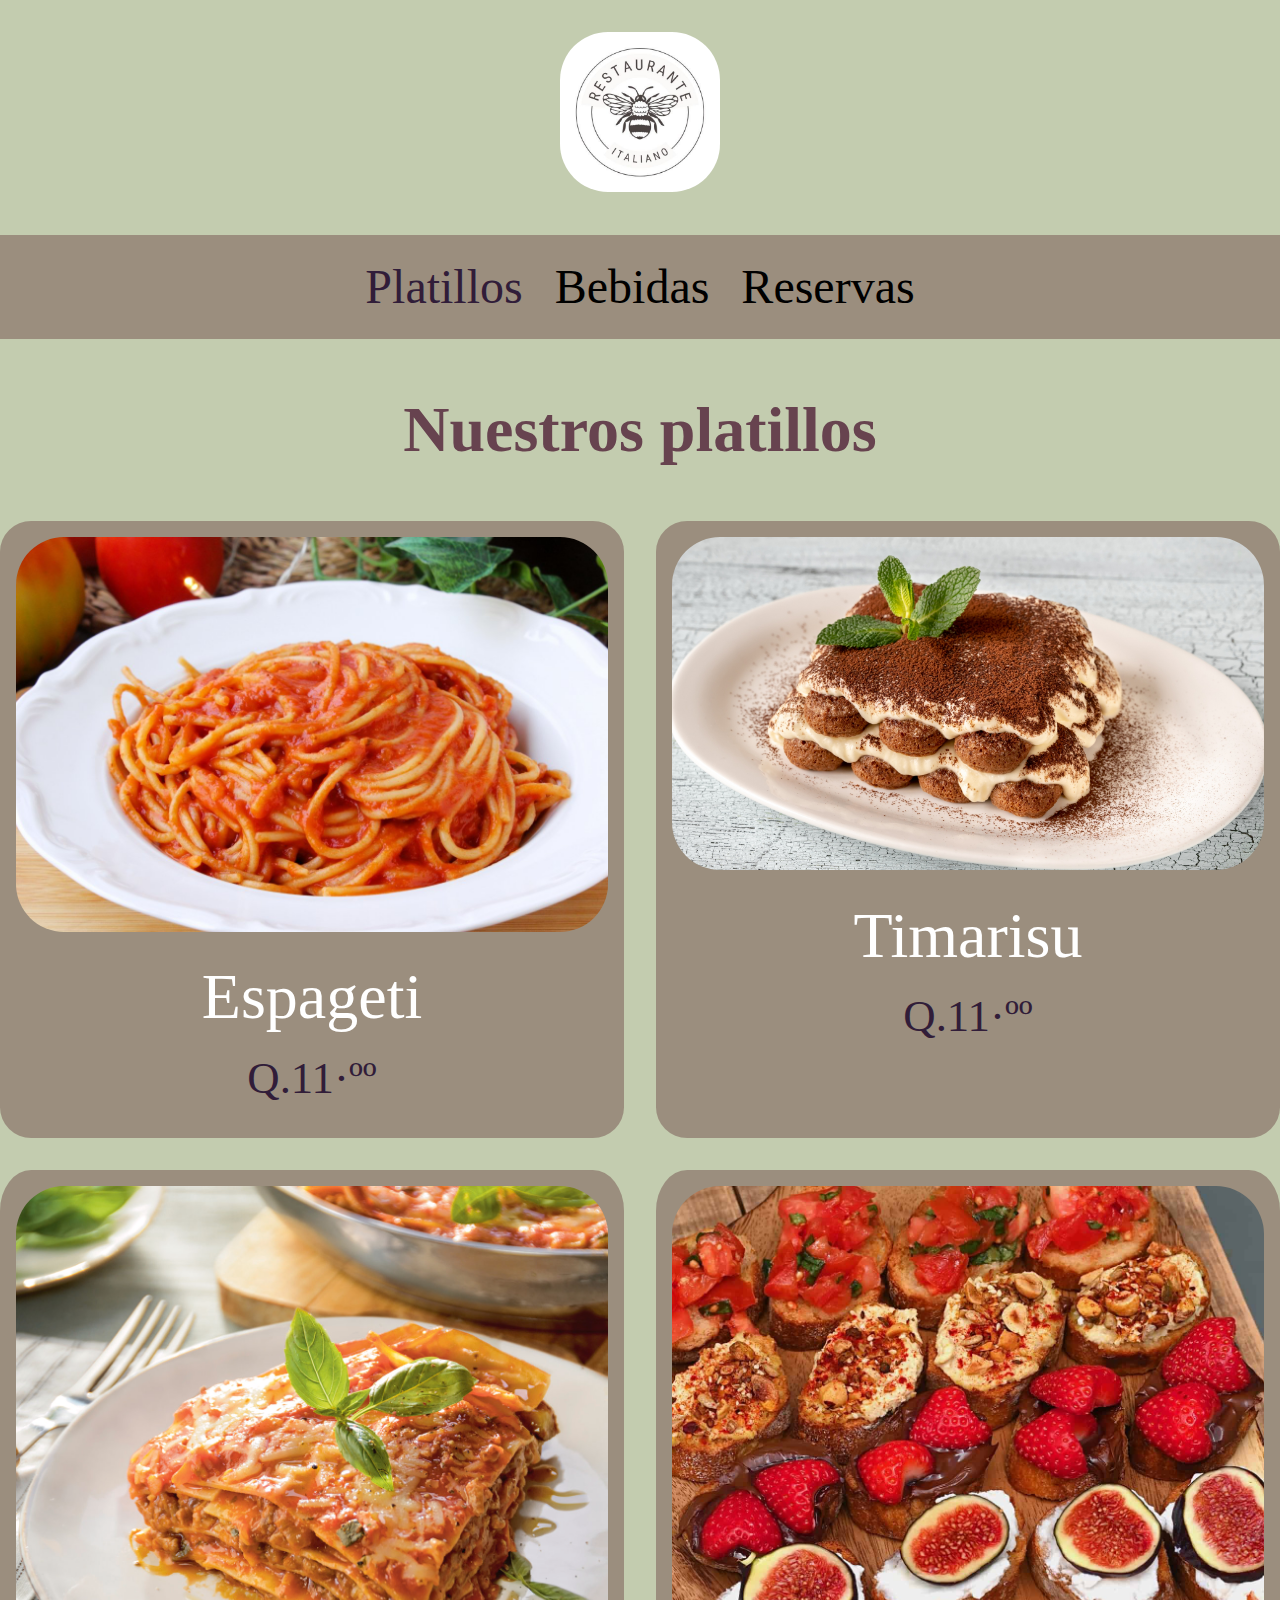
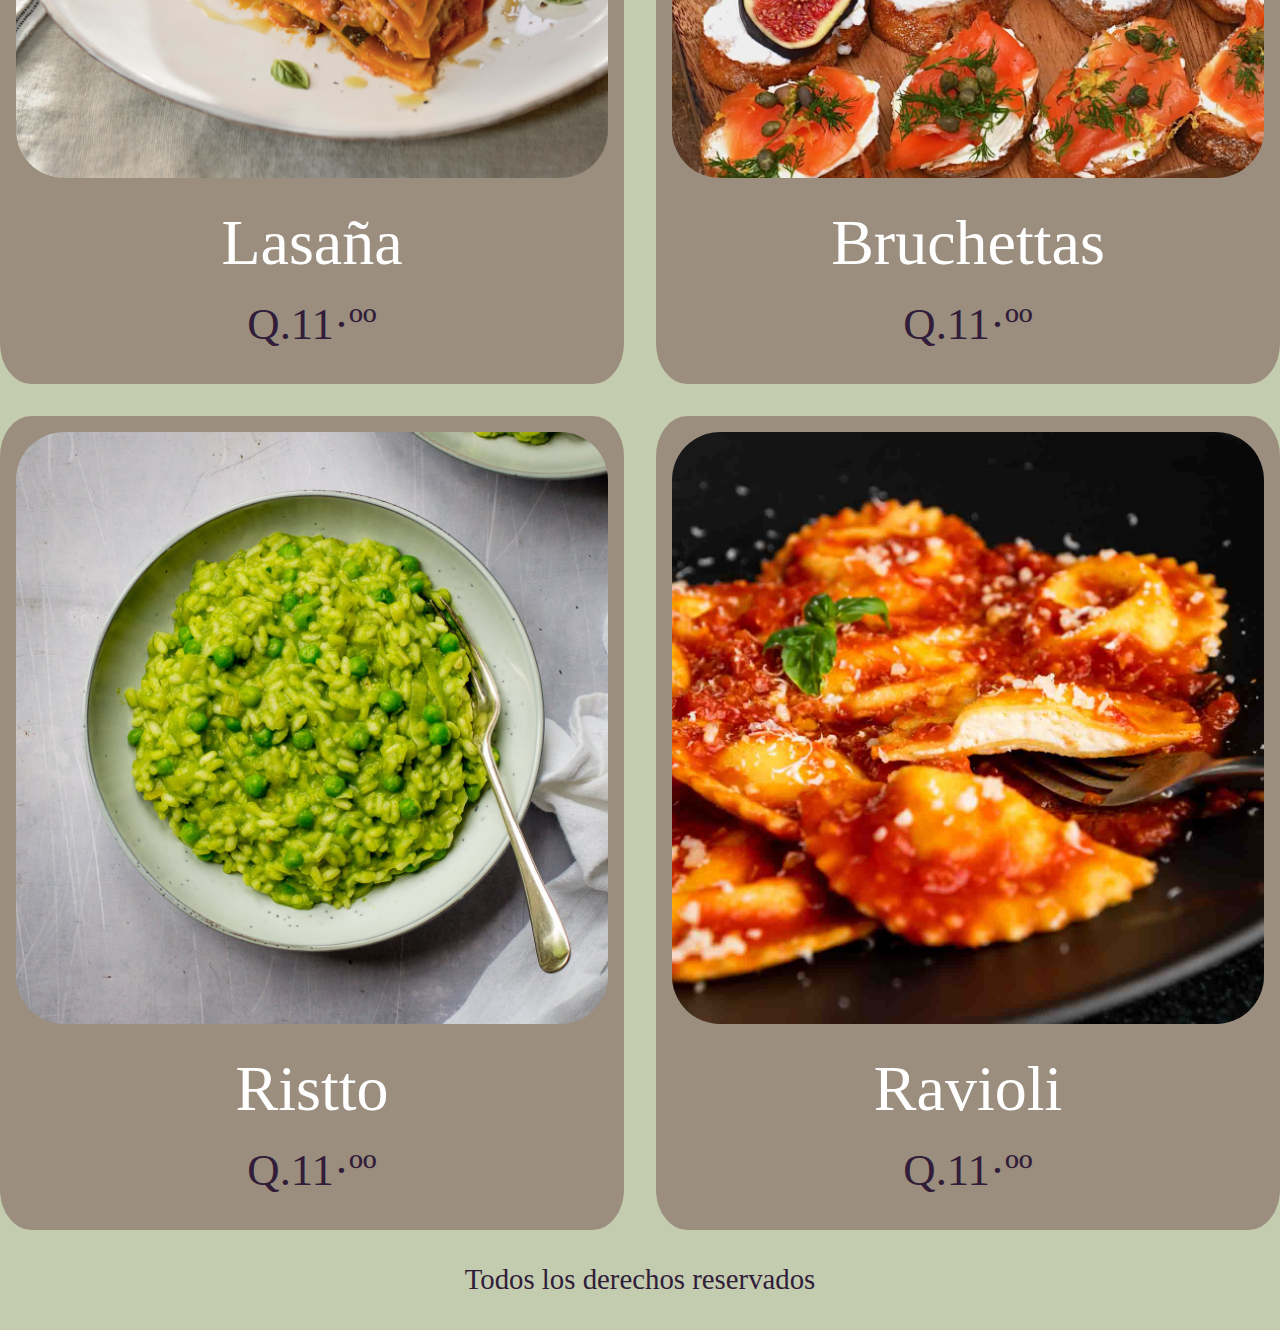
<file: index.html>
<!DOCTYPE html>
<html lang="es">
<head>
    <meta charset="UTF-8">
    <meta name="viewport" content="width=device-width, initial-scale=1.0">
    <link rel="stylesheet" href="css/normalize.css">
    <link rel="stylesheet" href="css/estilos.css">
    <link rel="preconnect" href="https://fonts.googleapis.com">
    <link rel="preconnect" href="https://fonts.gstatic.com" crossorigin>
    <link href="https://fonts.googleapis.com/css2?family=Staatliches&display=swap" rel="stylesheet">
    <title>Comedor La Gran Casa</title>
</head>
<body>
    <header class="header">
        <div class="header_logo">
            <img src="img/logo.jpg" width="0px">
        </div>
    </header>
    <nav class="navegacion">
        <a class="navegacion__enlace navegacion__enlace--activo" href="index.html">Platillos</a>
        <a class="navegacion__enlace" href="bebidas.html">Bebidas</a>
        <a class="navegacion__enlace" href="reservas.html">Reservas</a>
    </nav>
    <main class="contenedor">
        <h1>Nuestros platillos</h1>
        <div class="grid">

            <!--Platillo 1-->
            <div class="producto">
                <a>
                    <img class="producto_imagen" src="img/1.jpg">
                </a>
                <p class="nombre_producto">Espageti</p>
                <p class="precio">Q.11·ºº</p>
            </div>

            <!--Platillo 6-->
            <div class="producto">
                <a>
                    <img class="producto_imagen" src="img/6.jpg">
                </a>
                <p class="nombre_producto">Timarisu</p>
                <p class="precio">Q.11·ºº</p>
            </div>

            <!--Platillo 2-->
            <div class="producto">
                <a>
                    <img class="producto_imagen" src="img/2.jpg">
                </a>
                <p class="nombre_producto">Lasaña</p>
                <p class="precio">Q.11·ºº</p>
            </div>

            <!--Platillo 3-->
            <div class="producto">
                <a>
                    <img class="producto_imagen" src="img/3.jpg">
                </a>
                <p class="nombre_producto">Bruchettas</p>
                <p class="precio">Q.11·ºº</p>
            </div>

            <!--Platillo 4-->
            <div class="producto">
                <a>
                    <img class="producto_imagen" src="img/4.jpg">
                </a>
                <p class="nombre_producto">Ristto</p>
                <p class="precio">Q.11·ºº</p>
            </div>

            <!--Platillo 5-->
            <div class="producto">
                <a>
                    <img class="producto_imagen" src="img/5.jpg">
                </a>
                <p class="nombre_producto">Ravioli</p>
                <p class="precio">Q.11·ºº</p>
            </div>


        </div>

        <footer>
            <p class="derechos">Todos los derechos reservados</p>
        </footer>
    </main>
</body>

</html>
</file>
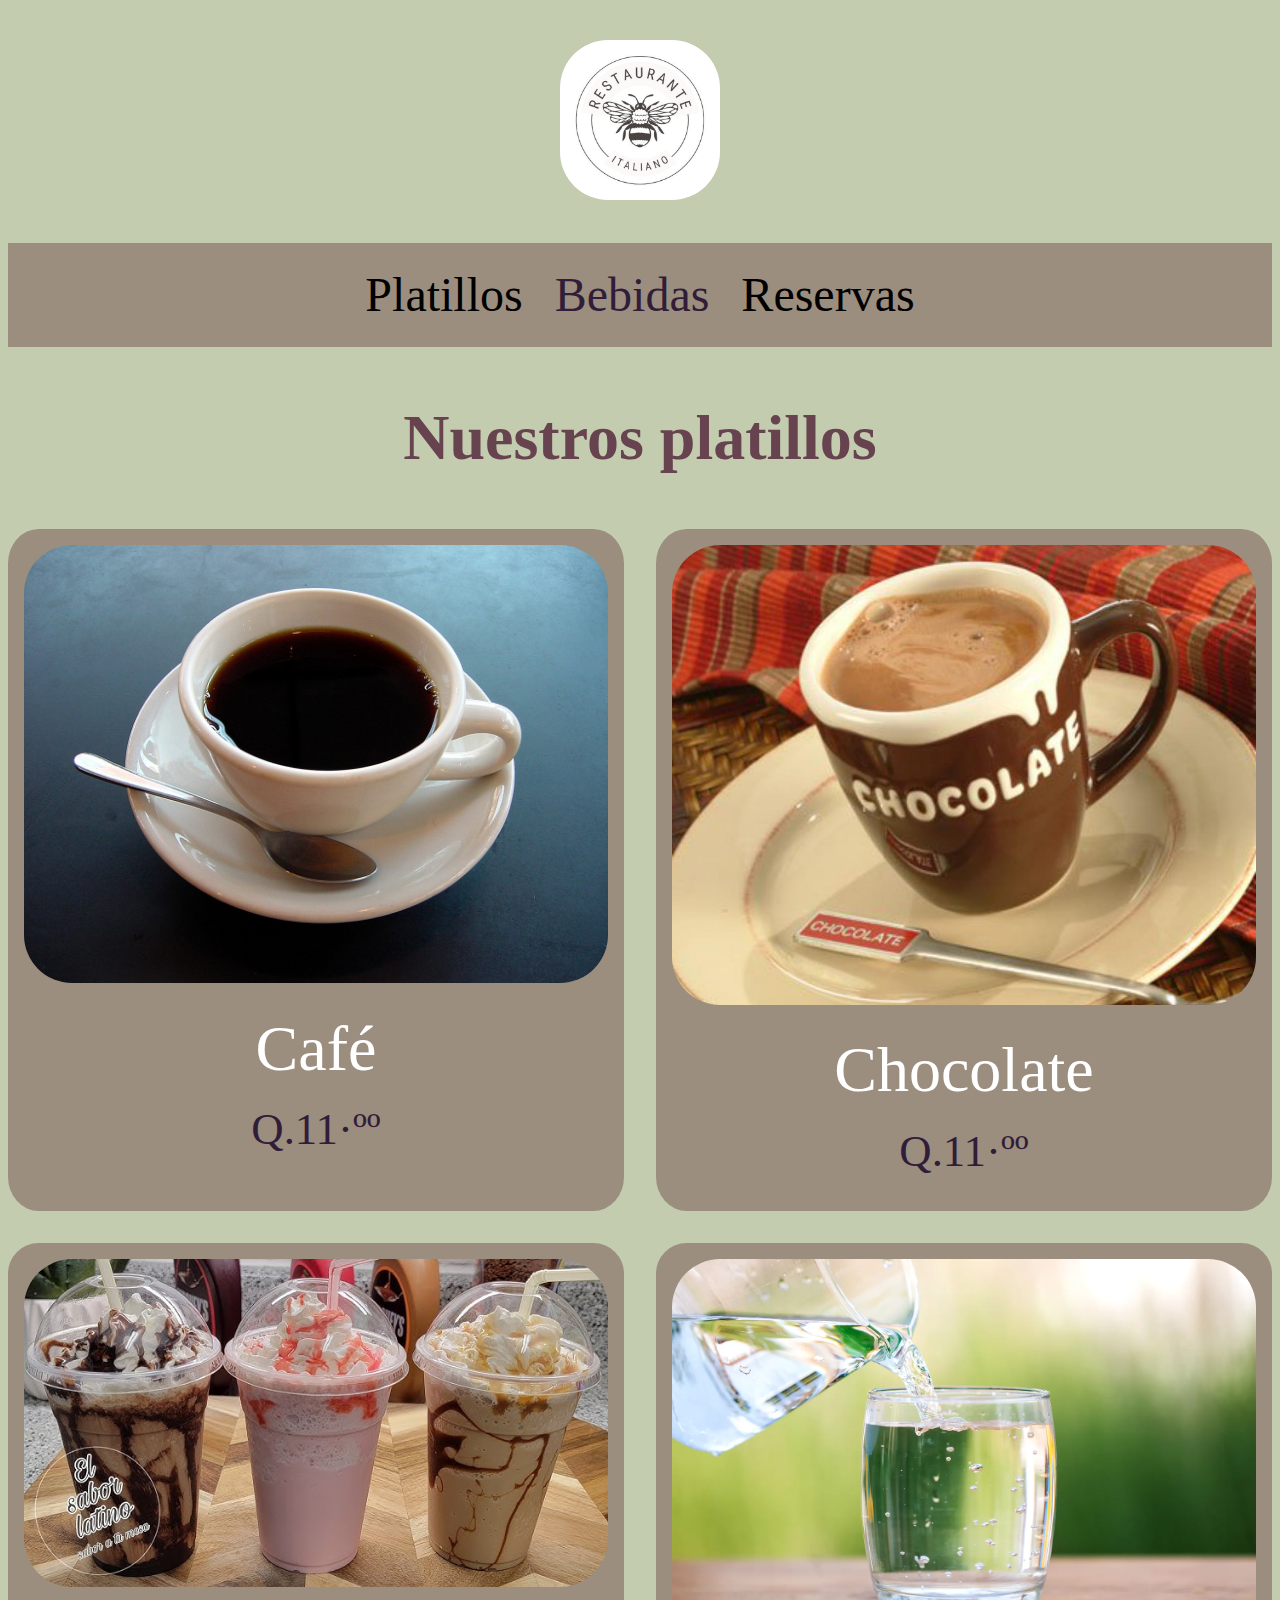
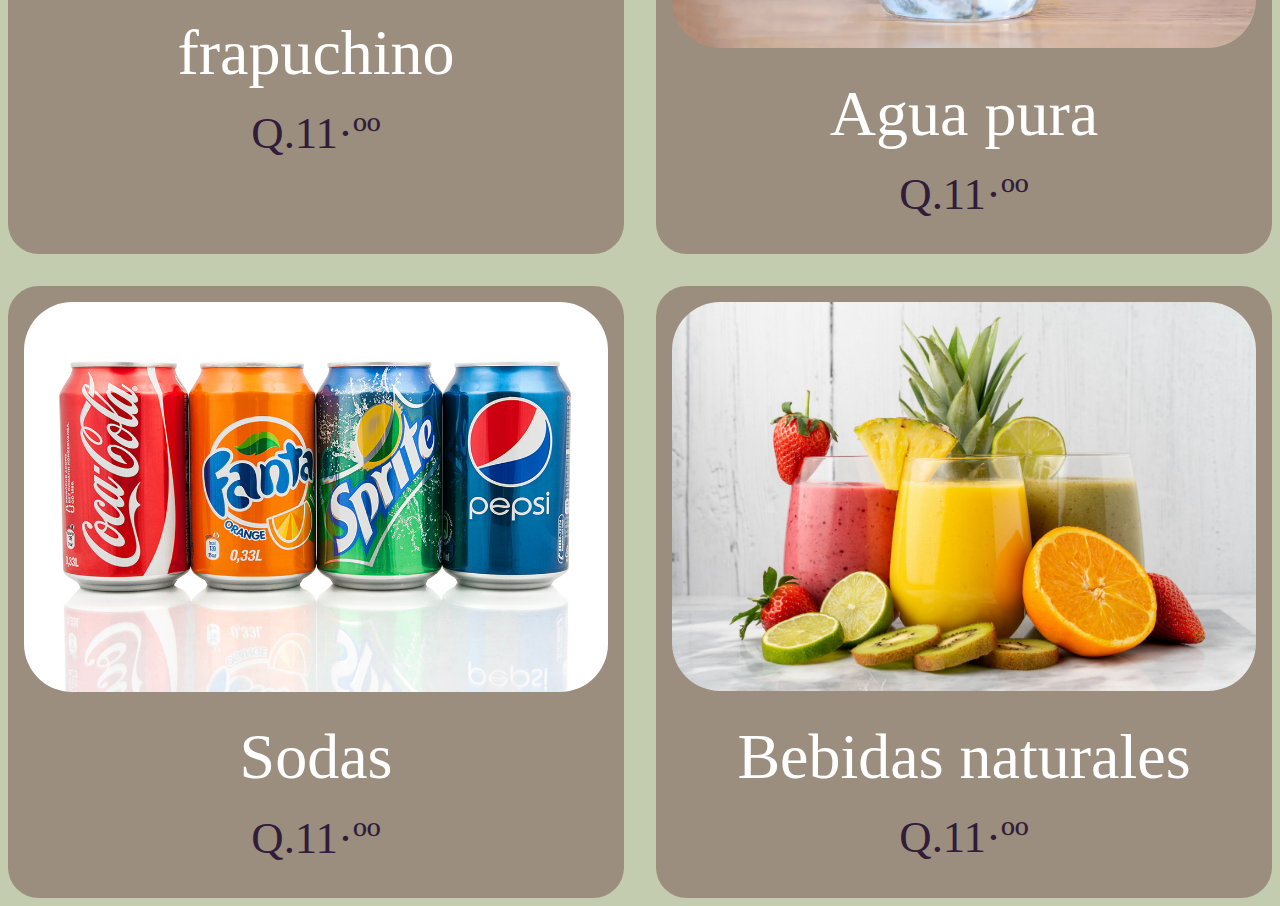
<file: bebidas.html>
<!DOCTYPE html>
<html lang="es">
<head>
    <meta charset="UTF-8">
    <meta name="viewport" content="width=device-width, initial-scale=1.0">
    <link rel="stylesheet" href="css/estilos.css">
    <link rel="preconnect" href="https://fonts.googleapis.com">
    <link rel="preconnect" href="https://fonts.gstatic.com" crossorigin>
    <link href="https://fonts.googleapis.com/css2?family=Staatliches&display=swap" rel="stylesheet">
    <title>Comedor La Gran Casa</title>
</head>
<body>
    <header class="header">
        <div class="header_logo">
            <img src="img/logo.jpg">
        </div>
    </header>
    <nav class="navegacion">
        <a class="navegacion__enlace" href="index.html">Platillos</a>
        <a class="navegacion__enlace navegacion__enlace--activo" href="bebidas.html">Bebidas</a>
        <a class="navegacion__enlace" href="reservas.html">Reservas</a>
    </nav>
    <main class="contenedor">
        <h1>Nuestros platillos</h1>
        <div class="grid">

            <!--Platillo 1-->
            <div class="producto">
                <a>
                    <img class="producto_imagen" src="img/7.jpg">
                </a>
                <p class="nombre_producto">Café</p>
                <p class="precio">Q.11·ºº</p>
            </div>

            <!--Platillo 6-->
            <div class="producto">
                <a>
                    <img class="producto_imagen" src="img/8.jpg">
                </a>
                <p class="nombre_producto">Chocolate</p>
                <p class="precio">Q.11·ºº</p>
            </div>

            <!--Platillo 2-->
            <div class="producto">
                <a>
                    <img class="producto_imagen" src="img/9.jpg">
                </a>
                <p class="nombre_producto">frapuchino</p>
                <p class="precio">Q.11·ºº</p>
            </div>

            <!--Platillo 3-->
            <div class="producto">
                <a>
                    <img class="producto_imagen" src="img/10.jpg">
                </a>
                <p class="nombre_producto">Agua pura</p>
                <p class="precio">Q.11·ºº</p>
            </div>

            <!--Platillo 4-->
            <div class="producto">
                <a>
                    <img class="producto_imagen" src="img/11.jpg">
                </a>
                <p class="nombre_producto">Sodas</p>
                <p class="precio">Q.11·ºº</p>
            </div>

            <!--Platillo 5-->
            <div class="producto">
                <a>
                    <img class="producto_imagen" src="img/12.jpg">
                </a>
                <p class="nombre_producto">Bebidas naturales</p>
                <p class="precio">Q.11·ºº</p>
            </div>


        </div>


    </main>

</body>
</html>
</file>
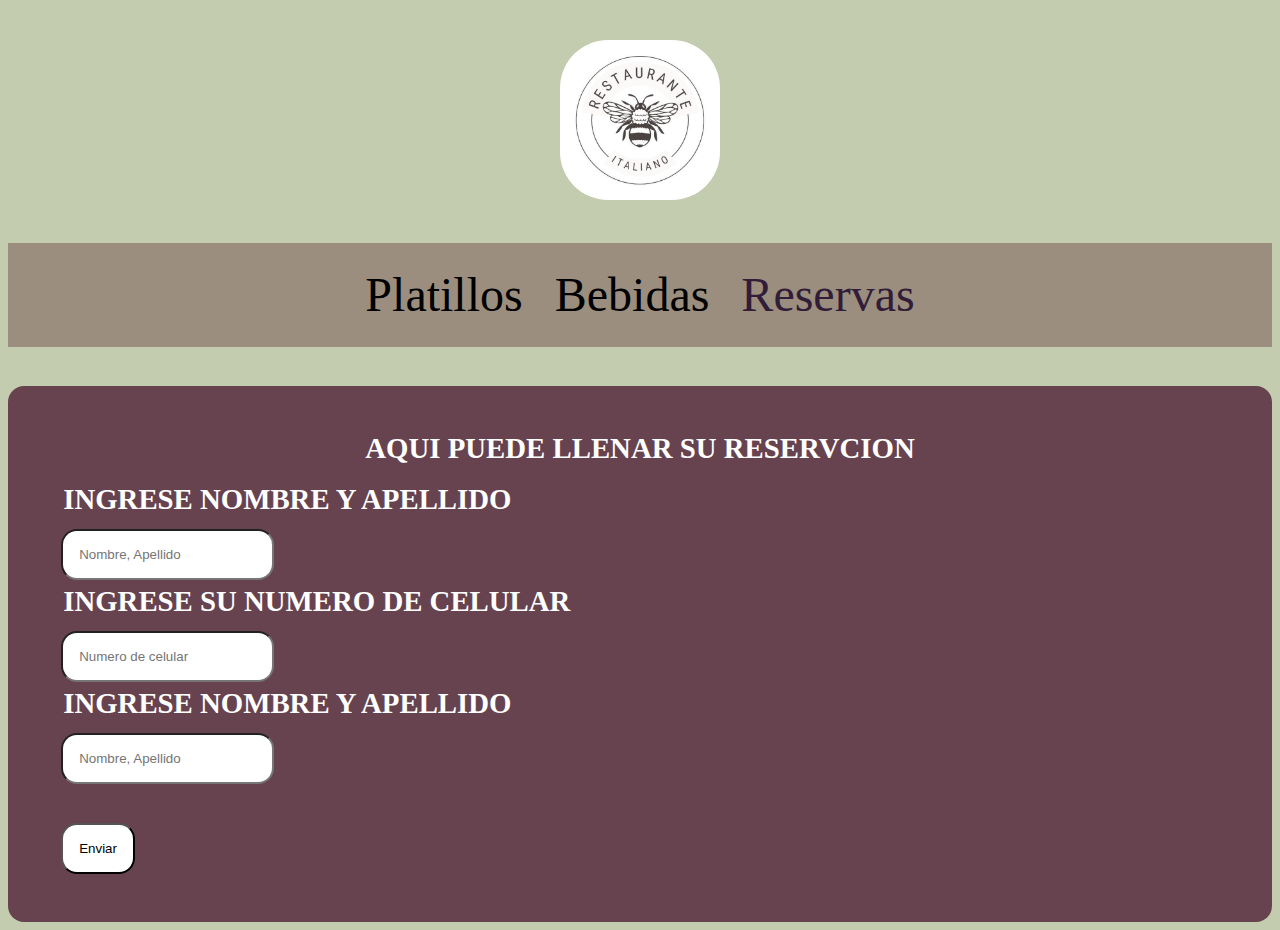
<file: reservas.html>
<!DOCTYPE html>
<html lang="es">
<head>
    <meta charset="UTF-8">
    <meta name="viewport" content="width=device-width, initial-scale=1.0">
    <link rel="stylesheet" href="css/estilos.css">
    <link rel="preconnect" href="https://fonts.googleapis.com">
    <link rel="preconnect" href="https://fonts.gstatic.com" crossorigin>
    <link href="https://fonts.googleapis.com/css2?family=Staatliches&display=swap" rel="stylesheet">
    <title>Comedor La Gran Casa</title>
</head>
<body>
    <header class="header">
        <div class="header_logo">
            <img src="img/logo.jpg">
        </div>
    </header>
    <nav class="navegacion">
        <a class="navegacion__enlace" href="index.html">Platillos</a>
        <a class="navegacion__enlace" href="bebidas.html">Bebidas</a>
        <a class="navegacion__enlace navegacion__enlace--activo" href="reservas.html">Reservas</a>
    </nav>
<div>
    <br>
</div>

<!--grids-->
        
    <section>
        <form class="formulario">
            <fieldset>
                <center>
                    <legend>Aqui puede llenar su reservcion</legend>
                </center>
            <div class="reservas">
                <div class="campo">
                    <legend>Ingrese nombre y apellido</legend>
                    <input class="imput-text" type="text" placeholder="Nombre, Apellido">
                </div>
                <div class="campo">
                    <legend>Ingrese su numero de celular</legend>
                    <input class="imput-text" type="text" placeholder="Numero de celular">
                </div>
                <div class="campo">
                    <legend>Ingrese nombre y apellido</legend>
                    <input class="imput-text" type="text" placeholder="Nombre, Apellido">
                    
                </div>
                <div>
                    <br>
                </div>
                <input class="imput-text" type="submit" value="Enviar">
            </fieldset>
        </form>
    </section>

</div>
    
</body>
</file>
<file: css/estilos.css>
:root{
    --prmario: #c3ccaf;
    --PrimarioOscuro: #9b8e7e;
    --Secundario: #67434f;
    --SecundarioOscuro: #311d39;
    --Blanco: #fff;
    --Oscuro: #000;
    --fuentePrincipal: Comic Sans MS;
}

/*grobales*/
html {
    box-sizing: border-box;
  }
  *, *:before, *:after {
    box-sizing: inherit;
  }
/*gobales */
body{
    background-color: var(--prmario);
    font-size: 1.6rem;
    line-height: 1.5;
}
p {
    font-size: 1.8rem;
    font-family: Arial, Helvetica, sans-serif;
    color: var(--Blanco);
}
a {
    text-decoration: none;
}
img {
    width: 100%;
    border-radius: 3rem;
    background-color: none;
}
.contenedor{
    max-width: 120rem;
    margin: 0 auto;
}
h1, h2, h3 {
    text-align: center;
    color: var(--Secundario);
}
h1 {
    font-size: 4rem;
}
h2 {
    font-size: 3.2rem;
}
h3{
    font-size: 2.4rem;
}
/*heador*/
.header {
    display: flex;
    justify-content: center;
}
.header_logo{
    margin: 2rem 0;
    background-color: none;
    width: 10rem;
    border-radius: 10rem;
}
/*footer*/
.footer {
    background-color: var(--prmario);
    padding: 1 rem 0;
    margin-top: 2rem;
}
.footer_texto {
    text-align: center;
    font-size: 2.2rem;
    background-color: var(--PrimarioOscuro);
}
/*navegacion*/

.navegacion {
    background-color: var(--PrimarioOscuro);
    padding: 1rem 0;
    display: flex;
    justify-content: center;
    gap: 2rem;
}
.navegacion__enlace{
    font-family: var(--fuentePrincipal);
    color: var(--Oscuro);
    font-size: 3rem;
}
.navegacion__enlace--activo,
.navegacion__enlace:hover{
    color: var(--SecundarioOscuro);
}
.grid {
    display: grid;
    grid-template-columns: repeat(2, 1fr);
    gap: 2rem;
}
@media(min-width:768px){
    .grid{
        display: grid;
        grid-template-columns: repeat(2, 1fr);
        gap: 2rem;
    }
}
@media(max-width:480px){
    .grid{
        display: block;
    }
}
/*productos*/

.producto {
    background-color: var(--PrimarioOscuro);
    padding: 1rem;
    border-radius: 5%;
    font-family: var(--fuentePrincipal);
}
.nombre_producto{
    font-size: 4rem;
}
.precio{
    font-size: 2.8rem;
    color: var(--SecundarioOscuro);
}
.nombre_producto,
.precio{
    font-family: var(--fuentePrincipal);
    margin: 1rem 0;
    text-align: center;
    line-height: 1.2;
}
.producto_texto{
    font-size: 2.4rem;
    font-family: var(--fuentePrincipal);
    color: var(--Oscuro);
    text-align: center;
}
.producto_imagen1{
    max-width: 50%;
    display: flex;
    justify-content: center;
    border-radius: 10%;
}

/*logos*/
.logo {
    width: 5rem;
    height: 10rem;
}

/*nombress*/
.derechos {
    font-family: cursive;
    text-align: center;
    color: var(--SecundarioOscuro);
}
.img_ingredientes{
    width: 15rem;
    height: 15rem;
    
    display: flex;
    justify-content: center;
}
.ingredientes{
    background-color: var(--PrimarioOscuro);
    border-radius: 2rem;
    width: 25rem;
    height: 25rem;
    display: flex;
    justify-content: center;
}
.formulario{
    background-color: var(--Secundario);
    width: 60rem,100%;
    margin: 0 auto;
    padding: 2rem;
    border-radius: 1rem;
}
.formulario fieldset{
    border: none;
}
.formulario legend{
    color: var(--Blanco);
    font-size: 1.8rem;
    text-transform: uppercase;
    font-weight: bold;
    margin-bottom: .5rem;
}
.imput-text{
    border-radius: 1rem;
    background-color: var(--Blanco);
    width: 50rem,100%;
    padding: 1rem;
}
</file>
